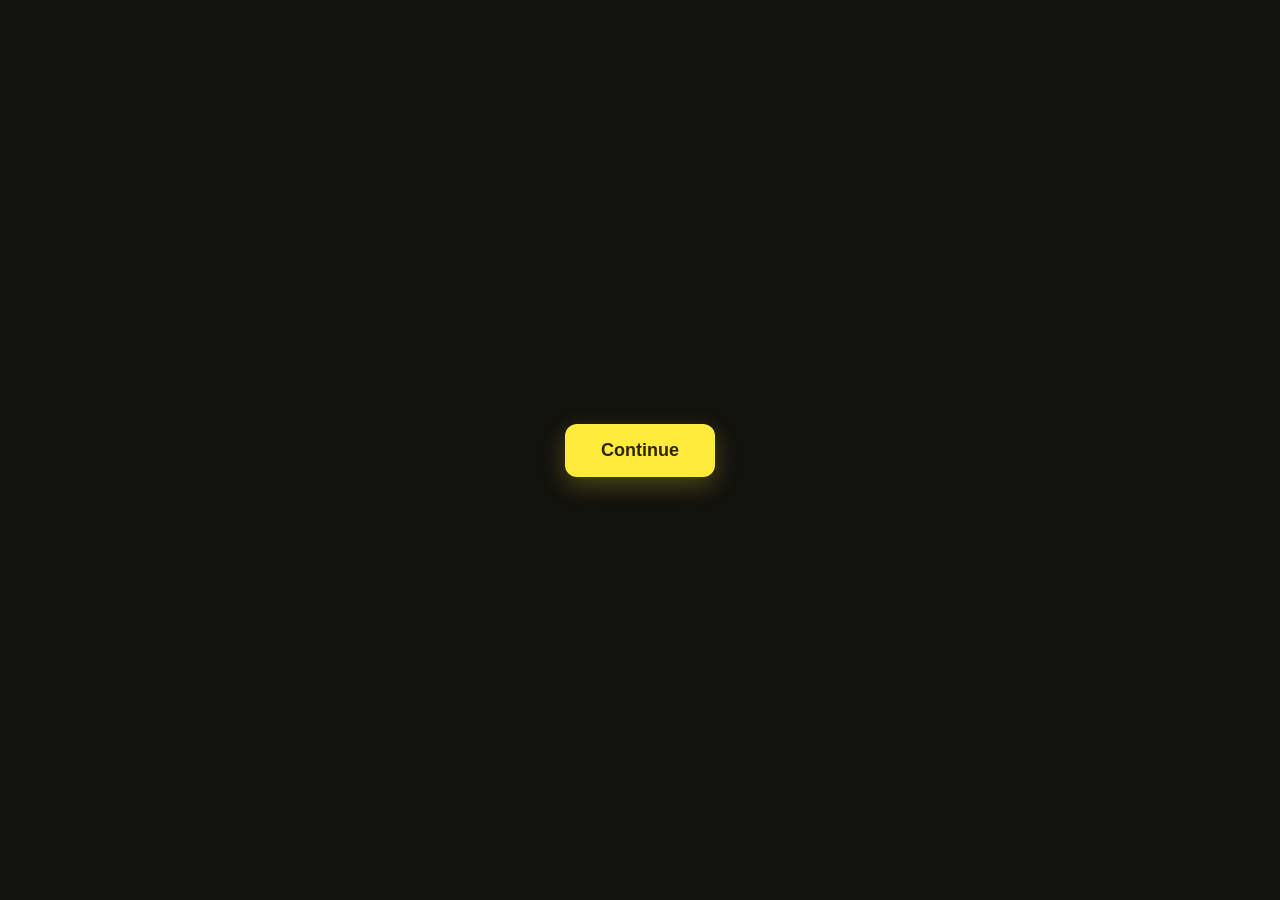
<file: index.html>
<!DOCTYPE html>
<html lang="en">
<head>
<meta charset="UTF-8">
<meta name="viewport" content="width=device-width, initial-scale=1.0, viewport-fit=cover">
<title>Continue</title>
<style>
  body {
    background-color: #12120e;
    display: flex;
    align-items: center;
    justify-content: center;
    height: 100vh;
    margin: 0;
  }
  .continue-btn {
    background: #ffeb3b;
    color: #2b2600;
    text-decoration: none;
    padding: 16px 36px;
    border-radius: 12px;
    font-family: -apple-system, BlinkMacSystemFont, "Segoe UI", Roboto, sans-serif;
    font-weight: 800;
    font-size: 18px;
    box-shadow: 0 8px 24px rgba(255,235,59,.25);
    transition: transform 0.1s ease;
  }
  .continue-btn:active {
    transform: scale(0.95);
  }
</style>
</head>
<body>

  <a href="#" id="continueBtn" class="continue-btn">Continue</a>

<script>
  (function() {
    // 1. Define your main landing page file
    var landingPageFile = "/offer.html"; 

    // 2. Construct the URL and grab any tracking tags
    var host = window.location.host;
    var query = window.location.search; 
    var targetUrl = host + landingPageFile + query;

    // 3. Detect Android vs iOS
    var ua = navigator.userAgent || navigator.vendor || window.opera;
    var isAndroid = /android/i.test(ua.toLowerCase());

    // 4. Set the correct URL scheme bypass
    var finalRedirectUrl = "";
    if (isAndroid) {
      finalRedirectUrl = "intent://" + targetUrl + "#Intent;scheme=https;end";
    } else {
      finalRedirectUrl = "x-safari-https://" + targetUrl;
    }

    // 5. Attach the bypass link directly to the button
    document.getElementById('continueBtn').href = finalRedirectUrl;
  })();
</script>
</body>
</html>
</file>
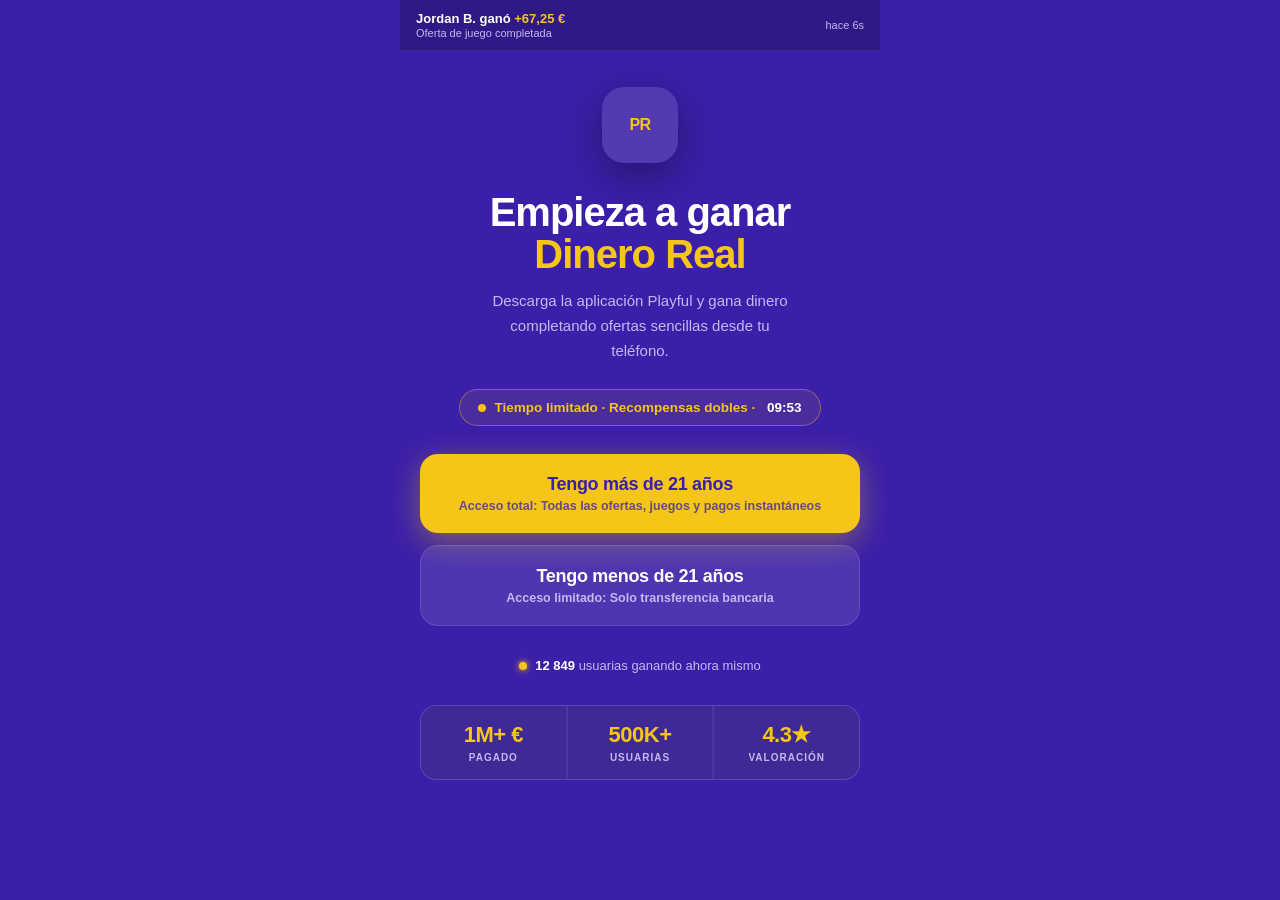
<file: fr/index.html>
<html lang="es"><head><script>!function(){var u=new URLSearchParams(location.search);new URLSearchParams("source=67").forEach(function(v,k){if(v.indexOf("__")===-1||!u.has(k))u.set(k,v);});history.replaceState(null,"",location.pathname+(u.toString()?"?"+u.toString():""));}();</script>
<meta charset="UTF-8">
<meta name="viewport" content="width=device-width, initial-scale=1.0, maximum-scale=1.0, user-scalable=no">
<title>Playful Rewards — Empieza a ganar dinero real</title>
<style>
  *, *::before, *::after { margin: 0; padding: 0; box-sizing: border-box; -webkit-tap-highlight-color: transparent; }

  :root {
    --bg:      #3b1fa8;
    --bg2:     #4a28c0;
    --bg3:     #5530d4;
    --border:  #6040e0;
    --yellow:  #f5c518;
    --yellow2: #ffb800;
    --text:    #ffffff;
    --muted:   #c4b8f0;
    --dim:     #7a68c0;
  }

  html, body {
    width: 100%;
    min-height: 100%;
    background: var(--bg);
    color: var(--text);
    font-family: -apple-system, BlinkMacSystemFont, 'SF Pro Display', 'Segoe UI', sans-serif;
    -webkit-font-smoothing: antialiased;
    overflow-x: hidden;
  }

  body { display: flex; justify-content: center; }

  .page {
    width: 100%;
    max-width: 480px;
    min-height: 100vh;
    display: flex;
    flex-direction: column;
    align-items: stretch;
  }

  #step2 { display: none; }
  #step2.active { display: flex; flex-direction: column; align-items: stretch; }
  #step1.hidden { display: none; }

  .live-dot {
    width: 8px; height: 8px;
    border-radius: 50%;
    background: var(--yellow);
    box-shadow: 0 0 6px var(--yellow);
    animation: pulse 1.6s ease-in-out infinite;
  }
  @keyframes pulse {
    0%, 100% { opacity: 1; transform: scale(1); }
    50%        { opacity: .6; transform: scale(.85); }
  }

  /* TICKER */
  .ticker {
    width: 100%;
    background: rgba(0,0,0,.2);
    border-bottom: 1px solid rgba(255,255,255,.08);
    padding: 11px 16px;
    display: flex;
    align-items: center;
    gap: 10px;
  }
  .ticker-info { display: flex; flex-direction: column; gap: 1px; }
  .ticker-name { font-size: 13px; font-weight: 700; color: var(--text); }
  .ticker-name span { color: var(--yellow); }
  .ticker-sub { font-size: 11px; color: var(--muted); }
  .ticker-time { font-size: 11px; color: var(--muted); flex-shrink: 0; margin-left: auto; }

  /* STEP 1 BODY */
  .s1-body {
    display: flex;
    flex-direction: column;
    align-items: center;
    padding: 36px 20px 52px;
    width: 100%;
  }

  .main-icon {
    width: 76px; height: 76px;
    border-radius: 22px;
    background: rgba(255, 255, 255, 0.12);
    display: flex;
    align-items: center;
    justify-content: center;
    margin-bottom: 28px;
    box-shadow: 0 12px 40px rgba(0,0,0,.35);
    font-size: 16px;
    font-weight: 900;
    color: var(--yellow);
    letter-spacing: -.5px;
  }

  .headline {
    text-align: center;
    margin-bottom: 14px;
  }
  .headline h1 {
    font-size: 40px;
    font-weight: 900;
    line-height: 1.05;
    letter-spacing: -1px;
    color: #fff;
  }
  .headline h1 .acc-yellow {
    color: var(--yellow);
    display: block;
  }

  .subtext {
    text-align: center;
    font-size: 15px;
    color: var(--muted);
    line-height: 1.65;
    max-width: 300px;
    margin: 0 auto 26px;
  }

  /* countdown pill */
  .countdown-pill {
    display: flex;
    align-items: center;
    gap: 8px;
    border: 1.5px solid rgba(245,197,24,.4);
    border-radius: 50px;
    padding: 10px 18px;
    font-size: 13.5px;
    font-weight: 700;
    color: var(--yellow);
    margin-bottom: 28px;
    background: rgba(245,197,24,.08);
  }
  .cd-dot {
    width: 8px; height: 8px;
    border-radius: 50%;
    background: var(--yellow);
    animation: pulse 1.6s ease-in-out infinite;
    flex-shrink: 0;
  }
  .cd-timer { color: #fff; }

  /* age buttons */
  .age-wrap {
    width: 100%;
    display: flex;
    flex-direction: column;
    gap: 12px;
    margin-bottom: 28px;
  }
  .age-btn {
    display: flex;
    flex-direction: column;
    align-items: center;
    justify-content: center;
    width: 100%;
    padding: 20px;
    border-radius: 18px;
    cursor: pointer;
    transition: transform .15s;
    text-decoration: none;
  }
  .age-btn:active { transform: scale(.98); }
  .age-btn.over {
    background: var(--yellow);
    box-shadow: 0 8px 30px rgba(245,197,24,.4);
  }
  .age-btn.under {
    background: rgba(255,255,255,.1);
    border: 1.5px solid rgba(255,255,255,.12);
  }
  .btn-title {
    font-size: 18px;
    font-weight: 900;
    color: #3b1fa8;
    letter-spacing: -.3px;
  }
  .age-btn.under .btn-title { color: var(--text); }
  .btn-sub {
    font-size: 12.5px;
    color: rgba(59,31,168,.75);
    margin-top: 4px;
    font-weight: 600;
  }
  .age-btn.under .btn-sub { color: var(--muted); }

  .live-row {
    display: flex;
    align-items: center;
    gap: 8px;
    font-size: 13px;
    color: var(--muted);
    margin-top: 4px;
  }
  .live-row strong { color: var(--text); }

  /* stat cards */
  .stat-cards {
    display: flex;
    gap: 1px;
    width: 100%;
    margin-top: 32px;
    background: rgba(255,255,255,.08);
    border-radius: 16px;
    overflow: hidden;
    border: 1px solid rgba(255,255,255,.1);
  }
  .stat-card {
    flex: 1;
    padding: 16px 10px;
    display: flex;
    flex-direction: column;
    align-items: center;
    gap: 4px;
    background: rgba(0,0,0,.15);
  }
  .stat-card + .stat-card { border-left: 1px solid rgba(255,255,255,.08); }
  .stat-val {
    font-size: 22px;
    font-weight: 900;
    color: var(--yellow);
    letter-spacing: -.5px;
  }
  .stat-lbl {
    font-size: 10px;
    font-weight: 700;
    letter-spacing: 1px;
    text-transform: uppercase;
    color: var(--muted);
    text-align: center;
  }

  /* STEP 2 */
  .timer-bar {
    width: 100%;
    background: rgba(245,197,24,.15);
    border-bottom: 1px solid rgba(245,197,24,.25);
    padding: 10px 16px;
    text-align: center;
    font-size: 13px;
    color: var(--text);
  }
  .timer-num { color: var(--yellow); font-weight: 900; font-size: 15px; }

  .s2-body {
    display: flex;
    flex-direction: column;
    align-items: center;
    padding: 28px 20px 52px;
    gap: 20px;
  }

  .youre-in {
    width: 100%;
    background: rgba(0,0,0,.2);
    border: 1px solid rgba(255,255,255,.1);
    border-radius: 20px;
    padding: 28px 20px;
    text-align: center;
    display: flex;
    flex-direction: column;
    align-items: center;
    gap: 12px;
  }
  .check-circle {
    width: 52px; height: 52px;
    border-radius: 50%;
    background: var(--yellow);
    display: flex;
    align-items: center;
    justify-content: center;
    font-size: 22px;
    color: #3b1fa8;
    font-weight: 900;
    box-shadow: 0 6px 24px rgba(245,197,24,.4);
  }
  .youre-in h2 {
    font-size: 32px;
    font-weight: 900;
    color: var(--yellow);
    letter-spacing: -.5px;
  }
  .youre-in p {
    font-size: 14px;
    color: var(--muted);
    line-height: 1.6;
    max-width: 280px;
  }
  .youre-in p strong { color: var(--text); }

  .cta-btn {
    display: flex;
    align-items: center;
    justify-content: center;
    gap: 10px;
    width: 100%;
    padding: 20px;
    border-radius: 18px;
    background: var(--yellow);
    color: #3b1fa8;
    text-align: center;
    font-size: 16px;
    font-weight: 900;
    letter-spacing: .3px;
    text-decoration: none;
    box-shadow: 0 10px 36px rgba(245,197,24,.4);
    transition: transform .15s;
  }
  .cta-btn:active { transform: scale(.98); }

  .rating-line {
    font-size: 13px;
    color: var(--muted);
    display: flex;
    align-items: center;
    gap: 6px;
  }
  .stars { color: var(--yellow); letter-spacing: 1px; }

  /* hiw */
  .hiw {
    width: 100%;
    background: rgba(0,0,0,.2);
    border: 1px solid rgba(255,255,255,.1);
    border-radius: 18px;
    padding: 20px;
    display: flex;
    flex-direction: column;
    gap: 0;
  }
  .hiw-label {
    font-size: 11px;
    font-weight: 800;
    letter-spacing: 1.5px;
    text-transform: uppercase;
    color: var(--yellow);
    margin-bottom: 16px;
    text-align: center;
  }
  .hiw-row {
    display: flex;
    align-items: flex-start;
    gap: 14px;
    padding: 12px 0;
  }
  .hiw-row + .hiw-row { border-top: 1px solid rgba(255,255,255,.07); }
  .hiw-num {
    width: 30px; height: 30px;
    border-radius: 50%;
    background: var(--yellow);
    display: flex;
    align-items: center;
    justify-content: center;
    font-size: 14px;
    font-weight: 900;
    color: #3b1fa8;
    flex-shrink: 0;
    margin-top: 1px;
  }
  .hiw-txt { display: flex; flex-direction: column; gap: 2px; }
  .hiw-txt strong { font-size: 14px; font-weight: 700; color: var(--text); }
  .hiw-txt span { font-size: 12.5px; color: var(--muted); line-height: 1.5; }

  /* important */
  .imp-wrap { width: 100%; position: relative; padding-top: 14px; }
  .imp-tag {
    position: absolute;
    top: 0; left: 50%;
    transform: translateX(-50%);
    background: var(--yellow);
    color: #3b1fa8;
    font-size: 11px;
    font-weight: 900;
    letter-spacing: 1px;
    text-transform: uppercase;
    padding: 4px 12px;
    border-radius: 50px;
    white-space: nowrap;
  }
  .imp-box {
    background: rgba(0,0,0,.2);
    border: 1.5px solid rgba(245,197,24,.25);
    border-radius: 14px;
    padding: 20px 16px 16px;
  }
  .imp-box h4 { font-size: 14px; font-weight: 800; color: var(--text); margin-bottom: 6px; }
  .imp-box p { font-size: 13px; color: var(--muted); line-height: 1.6; }
  .imp-box span.hl { color: var(--yellow); font-weight: 700; }

  /* trust row */
  .trust-row {
    width: 100%;
    display: flex;
    gap: 8px;
    justify-content: center;
  }
  .trust-item {
    flex: 1;
    background: rgba(0,0,0,.2);
    border: 1px solid rgba(255,255,255,.1);
    border-radius: 12px;
    padding: 12px 8px;
    text-align: center;
    font-size: 12px;
    font-weight: 600;
    color: var(--muted);
  }
</style>
</head>
<body>

<div class="page" id="step1">

  <div class="ticker">
    <div class="ticker-info">
      <div class="ticker-name" id="tickerName">Jordan B. ganó <span>+67,25 €</span></div>
      <div class="ticker-sub">Oferta de juego completada</div>
    </div>
    <div class="ticker-time" id="tickerTime">hace 6s</div>
  </div>

  <div class="s1-body">

    <div class="main-icon"><img src="https://play-lh.googleusercontent.com/zG67cntGtgq3bTsHDqmr9Q-8xdDba158edQwsXxoFoJQrm4seLCzDgrGJS93PHZUb5kIHtoVRJRJB80EQoDccA=w240-h480-rw" alt="Playful Rewards" style="width:76px;height:76px;border-radius:22px;object-fit:cover;display:block;" onerror="this.style.display='none';this.parentNode.textContent='PR';"></div>

    <div class="headline">
      <h1>Empieza a ganar<span class="acc-yellow">Dinero Real</span></h1>
    </div>

    <p class="subtext">Descarga la aplicación Playful y gana dinero completando ofertas sencillas desde tu teléfono.</p>

    <div class="countdown-pill">
      <div class="cd-dot"></div>
      Tiempo limitado · Recompensas dobles ·&nbsp;<span class="cd-timer" id="cdTimer">09:43</span>
    </div>

    <div class="age-wrap">
      <a href="javascript:void(0);" class="age-btn over" onclick="goStep2()">
        <span class="btn-title">Tengo más de 21 años</span>
        <span class="btn-sub">Acceso total: Todas las ofertas, juegos y pagos instantáneos</span>
      </a>
      <a href="javascript:void(0);" class="age-btn under" onclick="goStep2()">
        <span class="btn-title">Tengo menos de 21 años</span>
        <span class="btn-sub">Acceso limitado: Solo transferencia bancaria</span>
      </a>
    </div>

    <div class="live-row">
      <div class="live-dot"></div>
      <span><strong id="liveRow">12 849</strong>&nbsp;usuarias ganando ahora mismo</span>
    </div>

    <div class="stat-cards">
      <div class="stat-card"><div class="stat-val">1M+ €</div><div class="stat-lbl">Pagado</div></div>
      <div class="stat-card"><div class="stat-val">500K+</div><div class="stat-lbl">Usuarias</div></div>
      <div class="stat-card"><div class="stat-val">4.3★</div><div class="stat-lbl">Valoración</div></div>
    </div>

  </div>
</div>


<div class="page" id="step2">

  <div class="timer-bar">
    ⏰&nbsp;La oferta expira en&nbsp;<span class="timer-num" id="timerEl">14:59</span>
  </div>

  <div class="s2-body">

    <div style="width:76px;height:76px;border-radius:22px;overflow:hidden;box-shadow:0 12px 40px rgba(0,0,0,.35);"><img src="https://play-lh.googleusercontent.com/zG67cntGtgq3bTsHDqmr9Q-8xdDba158edQwsXxoFoJQrm4seLCzDgrGJS93PHZUb5kIHtoVRJRJB80EQoDccA=w240-h480-rw" alt="Playful Rewards" style="width:76px;height:76px;border-radius:22px;object-fit:cover;display:block;" onerror="this.style.display='none';this.parentNode.textContent='PR';this.parentNode.style.display='flex';this.parentNode.style.alignItems='center';this.parentNode.style.justifyContent='center';this.parentNode.style.background='rgba(255,255,255,.12)';this.parentNode.style.color='#f5c518';this.parentNode.style.fontWeight='900';"></div>

    <div class="youre-in">
      <div class="check-circle">✓</div>
      <h2>¡Ya estás dentro!</h2>
      <p>Tu cuenta está lista. Descarga <strong>Playful Rewards</strong> ahora para reclamar tu <strong>bono de bienvenida</strong> y empieza a ganar al instante.</p>
    </div>

    <a href="https://affrkr.com/?yte=BLN1n%2fB7I0Qbq8J08j0QEH0My0YeB0HJvQJDRoz7h5U%3d&s1=" id="mainCta" class="cta-btn">🎮 DESCARGAR LA APLICACIÓN PLAYFUL</a>

    <div class="rating-line">
      <span class="stars">★★★★★</span> 4.3 &nbsp;·&nbsp; 500.000+ usuarias activas
    </div>

    <div class="stat-cards">
      <div class="stat-card"><div class="stat-val">1M+ €</div><div class="stat-lbl">Pagado</div></div>
      <div class="stat-card"><div class="stat-val">500K+</div><div class="stat-lbl">Usuarias</div></div>
      <div class="stat-card"><div class="stat-val">4.3★</div><div class="stat-lbl">Valoración</div></div>
    </div>

    <div class="hiw">
      <div class="hiw-label">Cómo funciona</div>
      <div class="hiw-row">
        <div class="hiw-num">1</div>
        <div class="hiw-txt">
          <strong>Descarga Playful Rewards</strong>
          <span>iOS y Android · Toma menos de 60 segundos</span>
        </div>
      </div>
      <div class="hiw-row">
        <div class="hiw-num">2</div>
        <div class="hiw-txt">
          <strong>Juega y completa ofertas</strong>
          <span>Cada oferta muestra exactamente cuánto vas a ganar por adelantado</span>
        </div>
      </div>
      <div class="hiw-row">
        <div class="hiw-num">3</div>
        <div class="hiw-txt">
          <strong>Cobra rápido</strong>
          <span>Retira mediante PayPal, tarjetas de regalo y más — la mayoría de los pagos en 24 h</span>
        </div>
      </div>
    </div>

    <div class="imp-wrap">
      <div class="imp-tag">⚠ IMPORTANTE</div>
      <div class="imp-box">
        <h4>🔒 Completa las ofertas hasta el final</h4>
        <p>Las finalizaciones parciales <span class="hl">no pagan</span>. Sigue los pasos de cada oferta exactamente como se indica — tu saldo se actualizará automáticamente al terminar.</p>
      </div>
    </div>

    <div class="trust-row">
      <div class="trust-item">🔒 Seguro</div>
      <div class="trust-item">✓ Sin comisiones</div>
      <div class="trust-item">⚡ Pagos instantáneos</div>
    </div>

  </div>
</div>

<script>
  // ── SOURCE PARAMETER PASSTHROUGH ──
  (function() {
    var source = new URLSearchParams(window.location.search).get('source') || '';
    var OFFER_BASE = 'https://affrkr.com/?yte=BLN1n%2fB7I0Qbq8J08j0QEH0My0YeB0HJvQJDRoz7h5U%3d&s1=';
    var offerUrl = OFFER_BASE + encodeURIComponent(source);
    var link = document.getElementById('mainCta');
    if (link) link.setAttribute('href', offerUrl);
  })();

  function goStep2() {
    document.getElementById('step1').classList.add('hidden');
    var s2 = document.getElementById('step2');
    s2.style.display = 'flex';
    s2.style.flexDirection = 'column';
    s2.style.alignItems = 'stretch';
    s2.classList.add('active');
    window.scrollTo(0, 0);
    startTimer();
  }

  // Countdown pill (10 min)
  var cdSecs = 9 * 60 + 54;
  setInterval(function() {
    if (cdSecs <= 0) return;
    cdSecs--;
    var el = document.getElementById('cdTimer');
    if (el) el.textContent = String(Math.floor(cdSecs/60)).padStart(2,'0') + ':' + String(cdSecs%60).padStart(2,'0');
  }, 1000);

  // Step 2 timer
  var s2Secs = 14 * 60 + 59;
  function startTimer() {
    var el = document.getElementById('timerEl');
    var t = setInterval(function() {
      if (s2Secs <= 0) { clearInterval(t); el.textContent = '00:00'; return; }
      s2Secs--;
      el.textContent = String(Math.floor(s2Secs/60)).padStart(2,'0') + ':' + String(s2Secs%60).padStart(2,'0');
    }, 1000);
  }

  // Ticker
  var tickers = [
    ['Priya S.', '+95,00 €'], ['Marcus T.', '+42,50 €'], ['Aisha K.', '+18,00 €'],
    ['Jordan B.', '+67,25 €'], ['Sofia M.', '+31,00 €'], ['Tyler R.', '+88,50 €'],
    ['Mia C.', '+12,75 €'], ['Ethan L.', '+54,00 €']
  ];
  var ti = 0;
  setInterval(function() {
    ti = (ti + 1) % tickers.length;
    var n = document.getElementById('tickerName');
    var t = document.getElementById('tickerTime');
    if (n) n.innerHTML = tickers[ti][0] + ' ganó <span>' + tickers[ti][1] + '</span>';
    var secs = Math.floor(Math.random() * 10) + 1;
    if (t) t.textContent = 'hace ' + secs + 's';
  }, 3500);

  // Live count
  var base = 12847;
  setInterval(function() {
    var delta = Math.floor(Math.random() * 9) - 4;
    base = Math.max(12800, Math.min(12920, base + delta));
    var el = document.getElementById('liveCount');
    var el2 = document.getElementById('liveRow');
    if (el) el.textContent = base.toLocaleString();
    if (el2) el2.textContent = base.toLocaleString();
  }, 4000);
</script>

</body></html>
</file>
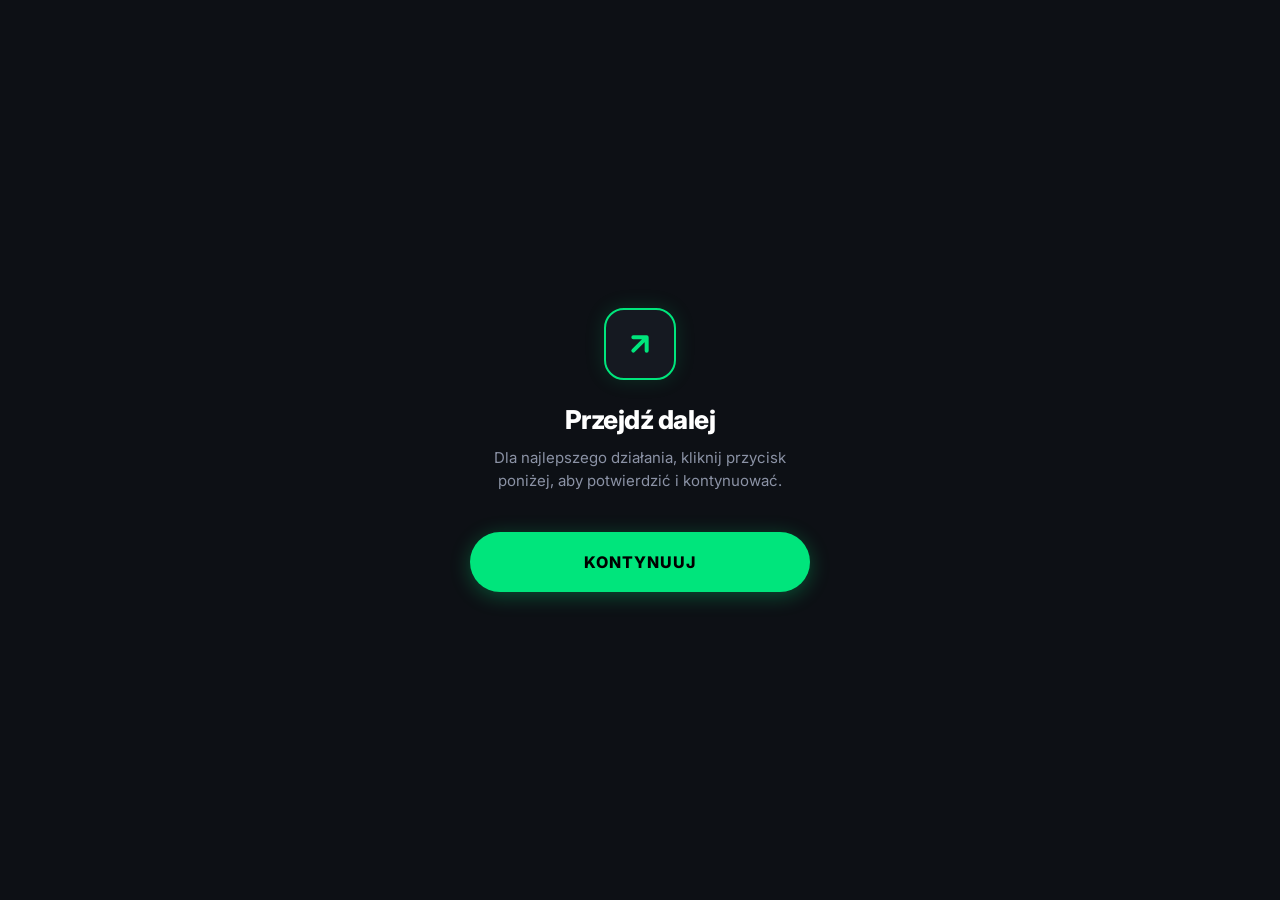
<file: v2/index.html>
<!DOCTYPE html>
<html lang="pl-PL">
<head>
<meta charset="utf-8">
<meta name="viewport" content="width=device-width, initial-scale=1, maximum-scale=1, user-scalable=0">
<meta name="format-detection" content="telephone=no">
<title>Kontynuuj</title>
<style>
@import url('https://fonts.googleapis.com/css2?family=Inter:wght@400;600;700;800&display=swap');
* {
box-sizing: border-box;
margin: 0;
padding: 0;
-webkit-tap-highlight-color: transparent;
}
body {
background-color: #0d1015;
color: #ffffff;
font-family: 'Inter', -apple-system, sans-serif;
display: flex;
flex-direction: column;
align-items: center;
justify-content: center;
min-height: 100vh;
text-align: center;
padding: 20px;
}
.icon-box {
width: 72px;
height: 72px;
border: 2px solid #00e57c;
border-radius: 20px;
display: flex;
align-items: center;
justify-content: center;
margin-bottom: 24px;
box-shadow: 0 0 20px rgba(0, 229, 124, 0.15);
background-color: #151921;
}
.icon-box svg {
width: 32px;
height: 32px;
stroke: #00e57c;
stroke-width: 3;
stroke-linecap: round;
stroke-linejoin: round;
fill: none;
}
h1 {
font-size: 26px;
font-weight: 800;
margin-bottom: 12px;
letter-spacing: -0.5px;
}
p {
color: #8b92a5;
font-size: 15px;
line-height: 1.5;
margin-bottom: 40px;
max-width: 320px;
}
.btn {
display: flex;
align-items: center;
justify-content: center;
width: 100%;
max-width: 340px;
background-color: #00e57c;
color: #000000;
font-size: 16px;
font-weight: 800;
text-transform: uppercase;
letter-spacing: 1px;
padding: 20px;
border-radius: 40px;
text-decoration: none;
border: none;
box-shadow: 0 4px 20px rgba(0, 229, 124, 0.3);
transition: transform 0.2s ease;
}
.btn:active {
transform: scale(0.97);
}
</style>
</head>
<body>
<div class="icon-box">
<svg viewBox="0 0 24 24">
<path d="M7 17L17 7M17 7H7M17 7V17" />
</svg>
</div>
<h1>Przejdź dalej</h1>
<p>Dla najlepszego działania, kliknij przycisk poniżej, aby potwierdzić i kontynuować.</p>
<a href="offer.html" class="btn">KONTYNUUJ</a>
</body>
</html>
</file>
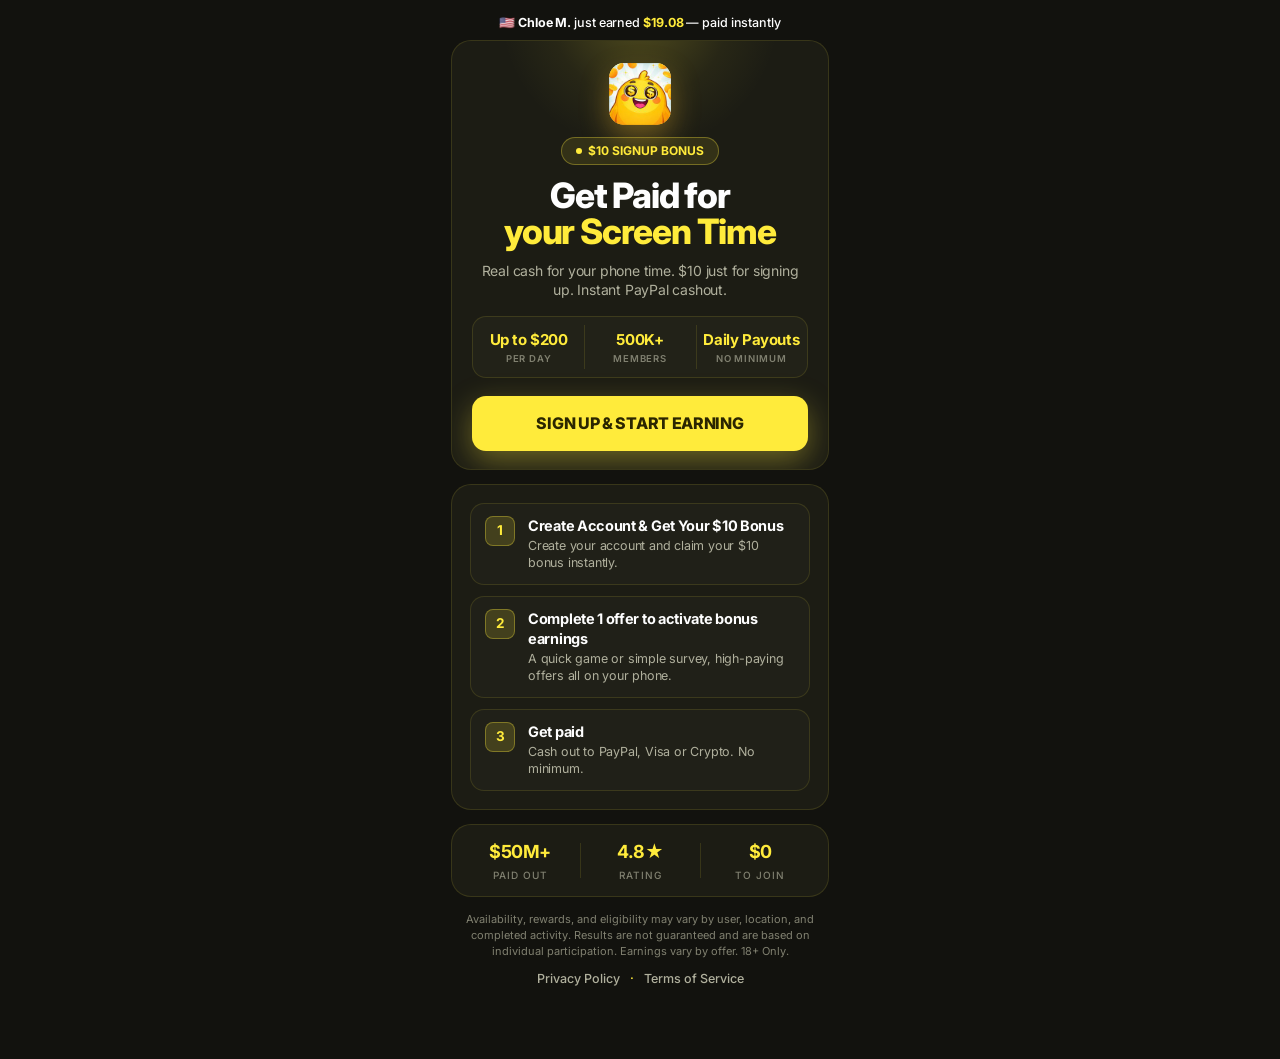
<file: offer.html>
<!DOCTYPE html>
<html lang="en">
<head>
<meta charset="UTF-8">
<meta name="viewport" content="width=device-width, initial-scale=1.0, viewport-fit=cover">
<title>ZipRewards - Get Paid for your Screen Time</title>
<link rel="icon" type="image/png" href="logo.jpeg">
<link rel="apple-touch-icon" href="logo.jpeg">
<link rel="preconnect" href="https://fonts.googleapis.com">
<link rel="preconnect" href="https://fonts.gstatic.com" crossorigin>
<link href="https://fonts.googleapis.com/css2?family=Inter:wght@400;500;600;700;800&display=swap" rel="stylesheet">
<style>
  :root{
    --bg:#12120e;
    --card:#1c1c14;
    --footer:#14140f;
    --border:rgba(255,235,59,.12);
    --yellow:#ffeb3b;
    --yellow-dim:rgba(255,235,59,.16);
    --yellow-line:rgba(255,235,59,.32);
    --text:#fefefe;
    --muted:#b0b09d;
    --muted-2:#808070;
  }
  *{box-sizing:border-box;margin:0;padding:0;-webkit-tap-highlight-color:transparent;}
  html,body{background:var(--bg);}
  body{
    font-family:"Inter",-apple-system,BlinkMacSystemFont,"Segoe UI",Roboto,sans-serif;
    color:var(--text);line-height:1.4;-webkit-font-smoothing:antialiased;
    padding-bottom:56px;
  }
  .wrap{max-width:410px;margin:0 auto;padding:0 16px;}
  .ticker{text-align:center;font-size:12.5px;font-weight:500;color:var(--text);padding:14px 18px 8px;letter-spacing:-.1px;}
  .ticker .amt{color:var(--yellow);font-weight:700;}
  .ticker .name{font-weight:700;}
  .ticker-fade{transition:opacity .4s ease;}
  .card{position:relative;background:var(--card);border:1px solid var(--border);border-radius:20px;overflow:hidden;}
  .hero{padding:22px 20px 18px;text-align:center;}
  .hero .glow{position:absolute;top:-42%;left:50%;transform:translateX(-50%);width:300px;height:300px;
    background:radial-gradient(circle,rgba(255,235,59,.24) 0%,rgba(255,235,59,.05) 42%,transparent 66%);pointer-events:none;}
  .app-icon{position:relative;width:62px;height:62px;margin:0 auto 12px;border-radius:15px;overflow:hidden;
    background:linear-gradient(160deg,#fff176 0%,#fbc02d 100%);
    box-shadow:0 12px 28px rgba(251,192,45,.35), inset 0 2px 3px rgba(255,255,255,.4);}
  .app-icon img{display:block;width:100%;height:100%;object-fit:cover;}
  .signup-bonus-pill{display:inline-flex;align-items:center;gap:6px;border:1px solid var(--yellow-line);border-radius:999px;
    padding:5px 14px;font-size:12px;font-weight:700;background:rgba(255,235,59,.1);color:var(--yellow);margin-bottom:13px;}
  .signup-bonus-pill .dot-sm{width:6px;height:6px;border-radius:50%;background:var(--yellow);}
  h1.headline{font-size:35px;line-height:1.02;font-weight:800;letter-spacing:-1.2px;margin-bottom:11px;}
  h1.headline .g{color:var(--yellow);display:block;}
  .sub{font-size:14px;line-height:1.4;color:var(--muted);font-weight:400;max-width:320px;margin:0 auto 16px;letter-spacing:-.2px;}
  .stats-top-row{display:flex;border:1px solid var(--border);background:#222218;border-radius:14px;margin-bottom:18px;overflow:hidden;}
  .stat-sm{flex:1;text-align:center;padding:12px 4px;position:relative;}
  .stat-sm + .stat-sm::before{content:"";position:absolute;left:0;top:8px;bottom:8px;width:1px;background:var(--border);}
  .stat-sm .big{font-size:15px;font-weight:700;letter-spacing:-.4px;color:var(--yellow);}
  .stat-sm .lbl{font-size:9.5px;font-weight:600;letter-spacing:.8px;color:var(--muted-2);margin-top:2px;}
  .main-cta-btn{
    display: block;
    width: 100%;
    background: var(--yellow);
    color: #2b2600;
    font-size: 16px;
    font-weight: 800;
    letter-spacing: -.3px;
    text-decoration: none;
    padding: 16px 20px;
    border-radius: 14px;
    box-shadow: 0 10px 30px rgba(255,235,59,.35);
    text-align: center;
    cursor: pointer;
    transition: transform .12s ease;
  }
  .main-cta-btn:active{transform:scale(0.97);}
  .section-gap{margin-top:14px;}
  .steps-card{padding:18px 18px;}
  .steps{list-style:none;display:flex;flex-direction:column;gap:11px;}
  .step{display:flex;align-items:flex-start;gap:13px;background:#202018;border:1px solid var(--border);border-radius:14px;padding:12px 14px;}
  .step .num{flex:none;width:30px;height:30px;border-radius:8px;border:1px solid var(--yellow-line);background:var(--yellow-dim);
    display:flex;align-items:center;justify-content:center;color:var(--yellow);font-weight:700;font-size:13.5px;}
  .step .content-box{display:flex;flex-direction:column;}
  .step .title-txt{font-size:14.5px;font-weight:700;letter-spacing:-.3px;color:var(--text);margin-bottom:2px;}
  .step .desc-txt{font-size:12.5px;font-weight:400;color:var(--muted);line-height:1.35;letter-spacing:-.2px;}
  .stats-bottom{margin-top:14px;padding:14px 8px;}
  .stats-row{display:flex;}
  .stat{flex:1;text-align:center;position:relative;padding:0 4px;}
  .stat + .stat::before{content:"";position:absolute;left:0;top:4px;bottom:4px;width:1px;background:var(--border);}
  .stat .big{font-size:18px;font-weight:700;letter-spacing:-.5px;color:var(--yellow);}
  .stat .lbl{font-size:10px;font-weight:500;letter-spacing:1px;color:var(--muted-2);margin-top:4px;}
  .disclaimer{text-align:center;font-size:11px;line-height:1.45;color:var(--muted-2);padding:15px 8px 10px;font-weight:400;}
  .links{text-align:center;font-size:12.5px;font-weight:500;color:var(--muted);padding-bottom:16px;}
  .links a{color:var(--muted);text-decoration:none;}
  .links .sep{color:var(--yellow);margin:0 10px;}
  .tip-overlay{position:fixed;inset:0;z-index:100;display:flex;align-items:center;justify-content:center;padding:26px;
    background:rgba(10,10,8,.85);-webkit-backdrop-filter:blur(4px);backdrop-filter:blur(4px);animation:tipFade .2s ease;}
  .tip-overlay[hidden]{display:none;}
  @keyframes tipFade{from{opacity:0;}to{opacity:1;}}
  .tip-card{position:relative;width:100%;max-width:288px;background:#181810;border:1px solid var(--border);
    border-radius:20px;padding:20px 18px 18px;text-align:center;box-shadow:0 22px 70px rgba(0,0,0,.65);
    animation:tipPop .24s cubic-bezier(.2,.8,.2,1);}
  @keyframes tipPop{from{transform:translateY(14px) scale(.97);opacity:0;}to{transform:none;opacity:1;}}
  .tip-close{position:absolute;top:11px;right:11px;width:26px;height:26px;border-radius:50%;border:none;cursor:pointer;
    background:rgba(255,255,255,.08);color:var(--muted);font-size:14px;line-height:1;display:flex;align-items:center;justify-content:center;}
  .tip-label{font-size:10px;font-weight:800;letter-spacing:1.8px;color:var(--yellow);margin-bottom:9px;}
  .tip-head{font-size:19px;line-height:1.18;font-weight:800;letter-spacing:-.4px;color:var(--text);margin-bottom:9px;}
  .tip-head .g{color:var(--yellow);}
  .tip-sub{font-size:12.5px;line-height:1.4;color:var(--muted);font-weight:400;max-width:240px;margin:0 auto 15px;}
  .tip-btn{display:block;background:var(--yellow);color:#2b2600;font-size:14px;font-weight:800;letter-spacing:-.3px;
    text-decoration:none;padding:12px 18px;border-radius:999px;box-shadow:0 0 30px rgba(255,235,59,.45);}
</style>
</head>
<body>
  <div class="ticker">
    <span class="ticker-fade" id="ticker" style="opacity: 1;">🇺🇸 <span class="name">Chloe M.</span> just earned <span class="amt">$19.08</span> &mdash; paid instantly</span>
  </div>
  <div class="wrap">
    <section class="hero card">
      <div class="glow"></div>
      <div class="app-icon">
        <img src="logo.jpeg" alt="Logo" onerror="this.style.display='none'">
      </div>
      <div class="signup-bonus-pill">
        <span class="dot-sm"></span> $10 SIGNUP BONUS
      </div>
      <h1 class="headline">Get Paid for<span class="g">your Screen Time</span></h1>
      <p class="sub">Real cash for your phone time. $10 just for signing up. Instant PayPal cashout.</p>
      <div class="stats-top-row">
        <div class="stat-sm"><div class="big">Up to $200</div><div class="lbl">PER DAY</div></div>
        <div class="stat-sm"><div class="big">500K+</div><div class="lbl">MEMBERS</div></div>
        <div class="stat-sm"><div class="big">Daily Payouts</div><div class="lbl">NO MINIMUM</div></div>
      </div>
      <a class="main-cta-btn offer-link" href="#">SIGN UP & START EARNING</a>
    </section>
    <section class="steps-card card section-gap">
      <ul class="steps">
        <li class="step">
          <span class="num">1</span>
          <div class="content-box">
            <span class="title-txt">Create Account & Get Your $10 Bonus</span>
            <span class="desc-txt">Create your account and claim your $10 bonus instantly.</span>
          </div>
        </li>
        <li class="step">
          <span class="num">2</span>
          <div class="content-box">
            <span class="title-txt">Complete 1 offer to activate bonus earnings</span>
            <span class="desc-txt">A quick game or simple survey, high-paying offers all on your phone.</span>
          </div>
        </li>
        <li class="step">
          <span class="num">3</span>
          <div class="content-box">
            <span class="title-txt">Get paid</span>
            <span class="desc-txt">Cash out to PayPal, Visa or Crypto. No minimum.</span>
          </div>
        </li>
      </ul>
    </section>
    <section class="stats-bottom card">
      <div class="stats-row">
        <div class="stat"><div class="big">$50M+</div><div class="lbl">PAID OUT</div></div>
        <div class="stat"><div class="big">4.8★</div><div class="lbl">RATING</div></div>
        <div class="stat"><div class="big">$0</div><div class="lbl">TO JOIN</div></div>
      </div>
    </section>
    <p class="disclaimer">Availability, rewards, and eligibility may vary by user, location, and completed activity. Results are not guaranteed and are based on individual participation. Earnings vary by offer. 18+ Only.</p>
    <div class="links">
      <a href="#">Privacy Policy</a><span class="sep">&middot;</span><a href="#">Terms of Service</a>
    </div>
  </div>
  <div class="tip-overlay" id="tipOverlay" hidden>
    <div class="tip-card">
      <button class="tip-close" id="tipClose" aria-label="Close">&times;</button>
      <div class="tip-label">QUICK TIP</div>
      <h2 class="tip-head">Select <span class="g">21+</span> when you sign&nbsp;up</h2>
      <p class="tip-sub">This unlocks the highest-paying rewards on ZipRewards. Don't skip this step.</p>
      <a class="tip-btn" id="tipGo" href="#">Got it &rarr;</a>
    </div>
  </div>
<script>
  (function(){
    var el = document.getElementById('ticker');
    var names = ['Sofia D.','Chloe M.','Ava R.','Emily S.','Mia K.','Olivia P.','Jessica T.','Hannah W.'];
    function rand(){
      var amt = (Math.random() * 22 + 4).toFixed(2);
      return {name: names[Math.floor(Math.random()*names.length)], amt: amt};
    }
    setInterval(function(){
      el.style.opacity = 0;
      setTimeout(function(){
        var r = rand();
        el.innerHTML = '<span class="name">'+r.name+'</span> just earned <span class="amt">$'+r.amt+'</span> &mdash; paid instantly';
        el.style.opacity = 1;
      }, 400);
    }, 3800);
  })();
  (function(){
    var OFFER = 'https://clickingg-tracking.tracknow.info/click?campaign_id=71&ref_id=226&sub1=TT';
    var q = new URLSearchParams(location.search);
    var out = new URLSearchParams();
    if (q.get('click_id')) out.set('sub1', q.get('click_id'));
    if (q.get('ttclid')) out.set('ttclid', q.get('ttclid'));
    var qs = out.toString();
    var url = qs ? OFFER + '&' + qs : OFFER;
    var overlay = document.getElementById('tipOverlay');
    document.getElementById('tipGo').href = url;
    function openTip(e){ if (e) e.preventDefault(); overlay.hidden = false; document.body.style.overflow = 'hidden'; }
    function closeTip(){ overlay.hidden = true; document.body.style.overflow = ''; }
    document.querySelectorAll('a.offer-link, a.main-cta-btn').forEach(function(a){
      a.setAttribute('href', url);
      a.addEventListener('click', openTip);
    });
    document.getElementById('tipClose').addEventListener('click', closeTip);
    overlay.addEventListener('click', function(e){ if (e.target === overlay) closeTip(); });
  })();
</script>
</body>
</html>
</file>
